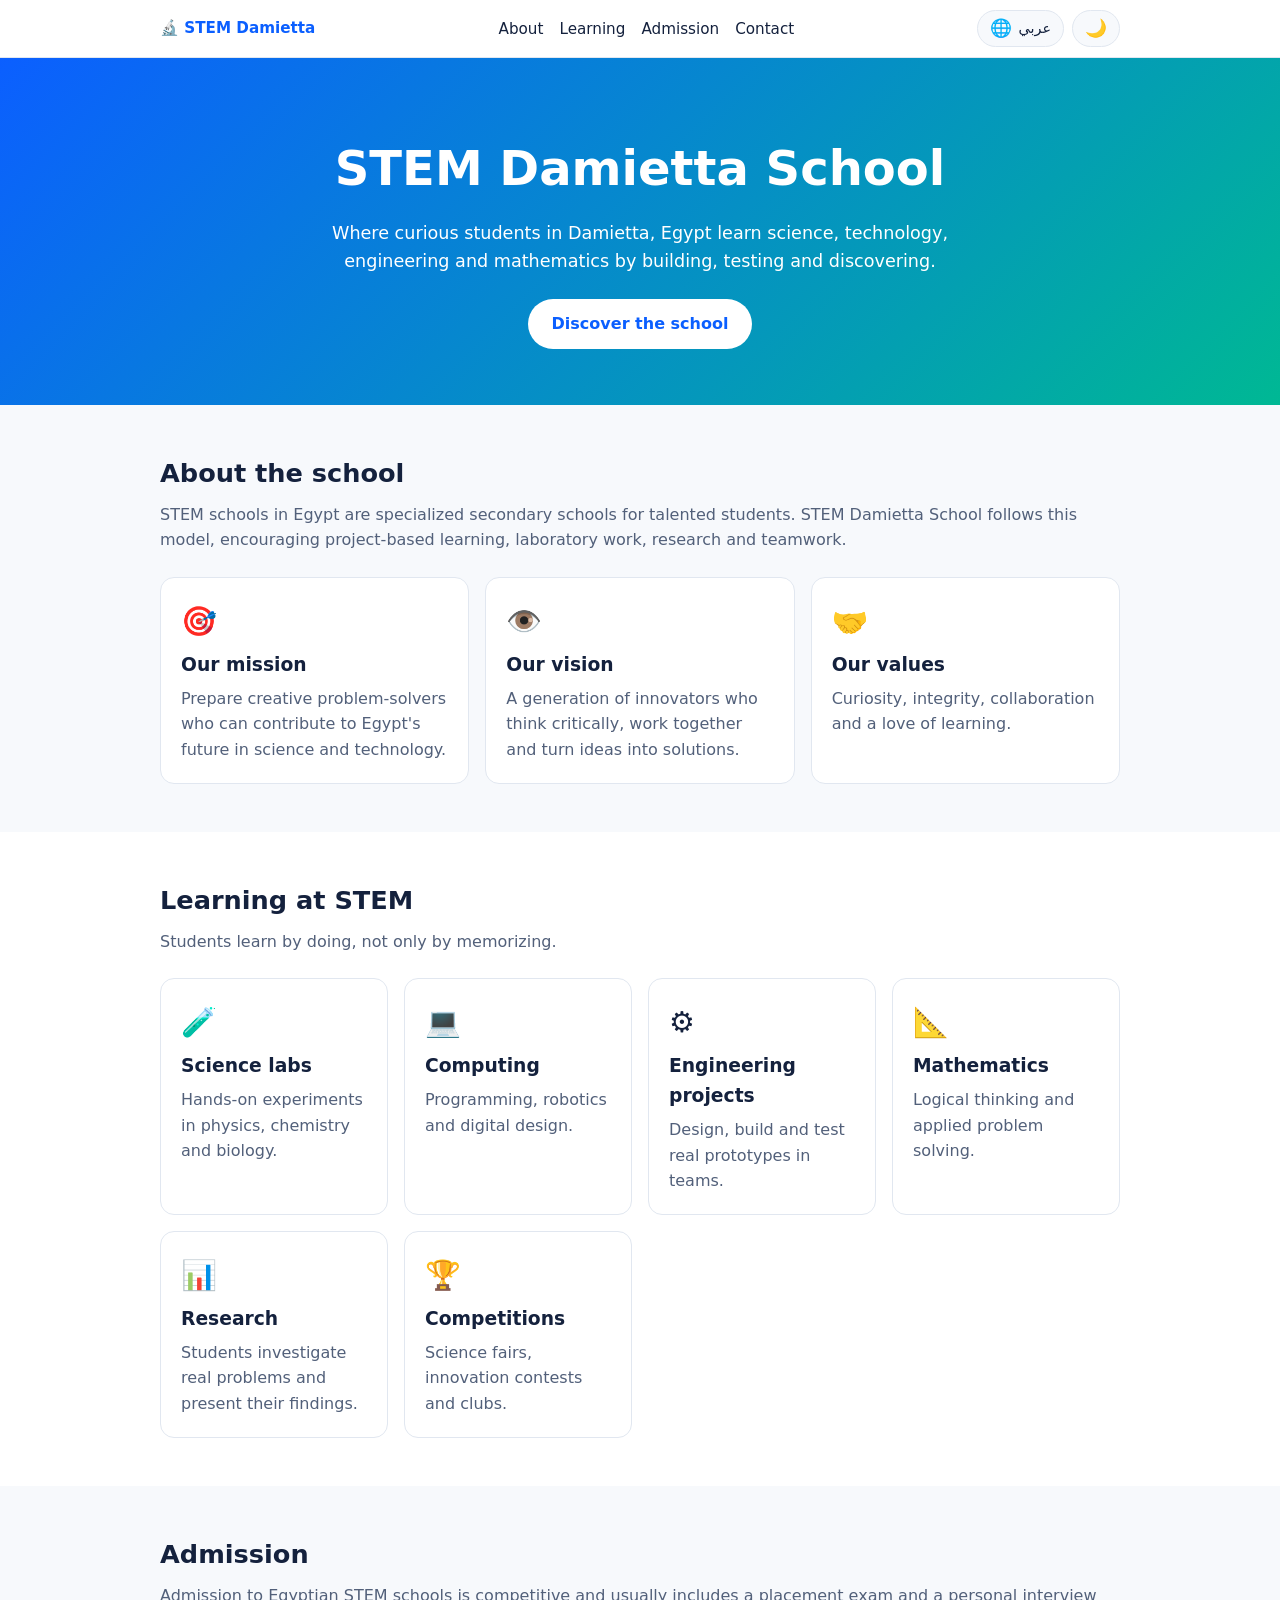
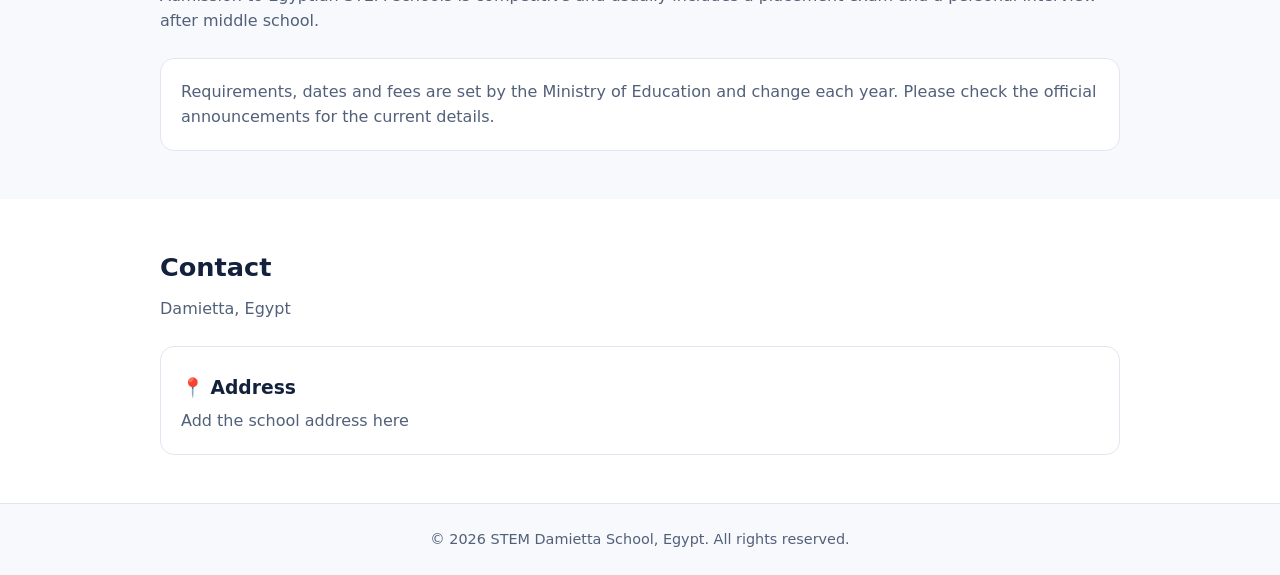
<file: index.html>
<!DOCTYPE html>
<html lang="en" dir="ltr">
<head>
<meta charset="utf-8">
<meta name="viewport" content="width=device-width, initial-scale=1, viewport-fit=cover">
<title>STEM Damietta School | Science, Technology, Engineering & Math in Egypt</title>
<meta id="desc" name="description" content="STEM Damietta School in Egypt: a school for talented students focused on science, technology, engineering and mathematics through projects, labs and research.">
<meta name="keywords" content="STEM Damietta, STEM school Egypt, Damietta school, مدرسة ستيم دمياط, science, engineering, mathematics">
<meta name="robots" content="index, follow">
<link rel="canonical" href="https://YOUR-DOMAIN-HERE/">
<meta property="og:type" content="website">
<meta name="google-site-verification" content="W-Lt0rcFr5glITbIGhnp1r0AwHIMUCoGGyxzkjpK4-4" />

<meta property="og:title" content="STEM Damietta School">
<meta property="og:description" content="Science, technology, engineering and math through projects, labs and research.">
<meta property="og:url" content="https://YOUR-DOMAIN-HERE/">
<meta name="theme-color" content="#0b5fff">
<meta name="google-site-verification" content="W-Lt0rcFr5glITbIGhnp1r0AwHIMUCoGGyxzkjpK4-4" />
<link rel="icon" href="data:image/svg+xml,%3Csvg xmlns='http://www.w3.org/2000/svg' viewBox='0 0 100 100'%3E%3Ctext y='.9em' font-size='90'%3E%F0%9F%94%AC%3C/text%3E%3C/svg%3E">
<script type="application/ld+json">
{"@context":"https://schema.org","@type":"HighSchool","name":"STEM Damietta School","alternateName":"مدرسة ستيم دمياط","description":"A STEM school in Damietta, Egypt focused on science, technology, engineering and mathematics.","address":{"@type":"PostalAddress","addressLocality":"Damietta","addressCountry":"EG"},"url":"https://YOUR-DOMAIN-HERE/"}
</script>
<link rel="stylesheet" href="style.css">
</head>
<body>
<header><div class="wrap"><nav>
<a class="logo" href="#top" data-ar="🔬 ستيم دمياط">🔬 STEM Damietta</a>
<ul>
<li><a href="#about" data-ar="عن المدرسة">About</a></li>
<li><a href="#programs" data-ar="التعلم">Learning</a></li>
<li><a href="#admission" data-ar="القبول">Admission</a></li>
<li><a href="#contact" data-ar="اتصل بنا">Contact</a></li>
</ul>
<div class="tools">
<button class="tool" id="langBtn" type="button"><span class="i">🌐</span><span id="langTxt">عربي</span></button>
<button class="tool" id="themeBtn" type="button"><span class="i" id="themeIco">🌙</span></button>
</div>
</nav></div></header>

<main id="top">
<div class="hero"><div class="wrap">
<h1 data-ar="مدرسة ستيم دمياط">STEM Damietta School</h1>
<p data-ar="حيث يتعلم الطلاب الموهوبون في دمياط بمصر العلوم والتكنولوجيا والهندسة والرياضيات من خلال البناء والتجربة والاكتشاف.">Where curious students in Damietta, Egypt learn science, technology, engineering and mathematics by building, testing and discovering.</p>
<a class="btn" href="#about" data-ar="تعرّف على المدرسة">Discover the school</a>
</div></div>

<section id="about"><div class="wrap">
<h2 data-ar="عن المدرسة">About the school</h2>
<p class="lead" data-ar="مدارس STEM في مصر هي مدارس ثانوية متخصصة للطلاب الموهوبين. تتبع مدرسة ستيم دمياط هذا النموذج، وتشجع التعلم القائم على المشروعات والعمل المعملي والبحث والعمل الجماعي.">STEM schools in Egypt are specialized secondary schools for talented students. STEM Damietta School follows this model, encouraging project-based learning, laboratory work, research and teamwork.</p>
<div class="grid">
<div class="card"><div class="ico">🎯</div><h3 data-ar="رسالتنا">Our mission</h3><p data-ar="إعداد مبدعين قادرين على حل المشكلات يسهمون في مستقبل مصر في العلوم والتكنولوجيا.">Prepare creative problem-solvers who can contribute to Egypt's future in science and technology.</p></div>
<div class="card"><div class="ico">👁️</div><h3 data-ar="رؤيتنا">Our vision</h3><p data-ar="جيل من المبتكرين يفكرون بشكل نقدي ويعملون معًا ويحوّلون الأفكار إلى حلول.">A generation of innovators who think critically, work together and turn ideas into solutions.</p></div>
<div class="card"><div class="ico">🤝</div><h3 data-ar="قيمنا">Our values</h3><p data-ar="الفضول والنزاهة والتعاون وحب التعلم.">Curiosity, integrity, collaboration and a love of learning.</p></div>
</div></div></section>

<section id="programs" class="alt"><div class="wrap">
<h2 data-ar="التعلم في ستيم">Learning at STEM</h2>
<p class="lead" data-ar="يتعلم الطلاب بالممارسة وليس بالحفظ فقط.">Students learn by doing, not only by memorizing.</p>
<div class="grid">
<div class="card"><div class="ico">🧪</div><h3 data-ar="معامل العلوم">Science labs</h3><p data-ar="تجارب عملية في الفيزياء والكيمياء والأحياء.">Hands-on experiments in physics, chemistry and biology.</p></div>
<div class="card"><div class="ico">💻</div><h3 data-ar="الحوسبة">Computing</h3><p data-ar="البرمجة والروبوتات والتصميم الرقمي.">Programming, robotics and digital design.</p></div>
<div class="card"><div class="ico">⚙️</div><h3 data-ar="مشروعات هندسية">Engineering projects</h3><p data-ar="تصميم نماذج أولية حقيقية وبناؤها واختبارها في فريق.">Design, build and test real prototypes in teams.</p></div>
<div class="card"><div class="ico">📐</div><h3 data-ar="الرياضيات">Mathematics</h3><p data-ar="التفكير المنطقي وحل المشكلات التطبيقية.">Logical thinking and applied problem solving.</p></div>
<div class="card"><div class="ico">📊</div><h3 data-ar="البحث العلمي">Research</h3><p data-ar="يبحث الطلاب في مشكلات حقيقية ويعرضون نتائجهم.">Students investigate real problems and present their findings.</p></div>
<div class="card"><div class="ico">🏆</div><h3 data-ar="المسابقات">Competitions</h3><p data-ar="معارض العلوم ومسابقات الابتكار والأندية.">Science fairs, innovation contests and clubs.</p></div>
</div></div></section>

<section id="admission"><div class="wrap">
<h2 data-ar="القبول">Admission</h2>
<p class="lead" data-ar="القبول في مدارس STEM المصرية تنافسي، ويشمل عادةً اختبار قبول ومقابلة شخصية بعد المرحلة الإعدادية.">Admission to Egyptian STEM schools is competitive and usually includes a placement exam and a personal interview after middle school.</p>
<div class="card"><p data-ar="الشروط والمواعيد والمصروفات تحددها وزارة التربية والتعليم وتتغير كل عام. يرجى متابعة الإعلانات الرسمية للتفاصيل الحالية.">Requirements, dates and fees are set by the Ministry of Education and change each year. Please check the official announcements for the current details.</p></div>
</div></section>

<section id="contact" class="alt"><div class="wrap">
<h2 data-ar="اتصل بنا">Contact</h2>
<p class="lead" data-ar="دمياط، مصر">Damietta, Egypt</p>
<div class="grid">
<div class="card"><h3 data-ar="📍 العنوان">📍 Address</h3><p data-ar="دمياط الجديده شارع 15   ">Add the school address here</p></div>

</div>
</div>
</section>
</main>

<footer><div class="wrap" data-ar="© 2026 مدرسة ستيم دمياط، مصر. جميع الحقوق محفوظة.">© 2026 STEM Damietta School, Egypt. All rights reserved.</div></footer>

<script src="script.js"></script>
</body>
</html>
</file>
<file: style.css>
:root{--bg:#f7f9fc;--card:#fff;--text:#14213d;--muted:#52607a;--brand:#0b5fff;--brand2:#00b894;--line:#e1e7f0;box-sizing:border-box;padding-top:env(safe-area-inset-top,0px);padding-bottom:env(safe-area-inset-bottom,0px)}
@media (prefers-color-scheme:dark){:root:not([data-theme="light"]){--bg:#0d1424;--card:#151e33;--text:#eaf0ff;--muted:#9fb0d0;--brand:#5b95ff;--brand2:#2fd3ad;--line:#26324f}}
:root[data-theme="dark"]{--bg:#0d1424;--card:#151e33;--text:#eaf0ff;--muted:#9fb0d0;--brand:#5b95ff;--brand2:#2fd3ad;--line:#26324f}
*{box-sizing:border-box}
html{scroll-behavior:smooth;scroll-padding-top:env(safe-area-inset-top,0px)}
body{margin:0;background:var(--bg);color:var(--text);font-family:system-ui,-apple-system,"Segoe UI",Tahoma,Roboto,Arial,sans-serif;line-height:1.6}
.wrap{max-width:1000px;margin:0 auto;padding:0 20px}
header{position:sticky;top:env(safe-area-inset-top,0px);background:var(--card);border-bottom:1px solid var(--line);z-index:5}
nav{display:flex;justify-content:space-between;align-items:center;padding:10px 0;gap:12px;flex-wrap:wrap}
.logo{font-weight:800;color:var(--brand);text-decoration:none}
nav ul{display:flex;gap:16px;list-style:none;margin:0;padding:0;flex-wrap:wrap}
nav a{color:var(--text);text-decoration:none;font-size:.95rem}
.tools{display:flex;gap:8px}
.tool{display:inline-flex;align-items:center;gap:6px;background:var(--bg);color:var(--text);border:1px solid var(--line);border-radius:999px;padding:6px 12px;font:inherit;font-size:.9rem;cursor:pointer}
.tool:hover{border-color:var(--brand)}
.tool .i{font-size:1.1rem;line-height:1}
.hero{padding:72px 0 56px;text-align:center;background:linear-gradient(135deg,#0b5fff,#00b894);color:#fff}
.hero h1{font-size:clamp(1.9rem,5vw,3rem);margin:0 0 12px}
.hero p{max-width:620px;margin:0 auto 24px;font-size:1.1rem}
.btn{display:inline-block;background:#fff;color:#0b5fff;padding:12px 24px;border-radius:999px;font-weight:700;text-decoration:none}
section{padding:48px 0}
h2{font-size:1.6rem;margin:0 0 8px}
.lead{color:var(--muted);margin:0 0 24px}
.grid{display:grid;grid-template-columns:repeat(auto-fit,minmax(210px,1fr));gap:16px}
.card{background:var(--card);border:1px solid var(--line);border-radius:14px;padding:20px}
.card h3{margin:6px 0}
.card p{margin:0;color:var(--muted)}
.ico{font-size:1.8rem}
.alt{background:var(--card)}
.note{font-size:.9rem;color:var(--muted)}
footer{border-top:1px solid var(--line);padding:24px 0;text-align:center;color:var(--muted);font-size:.9rem}
</file>
